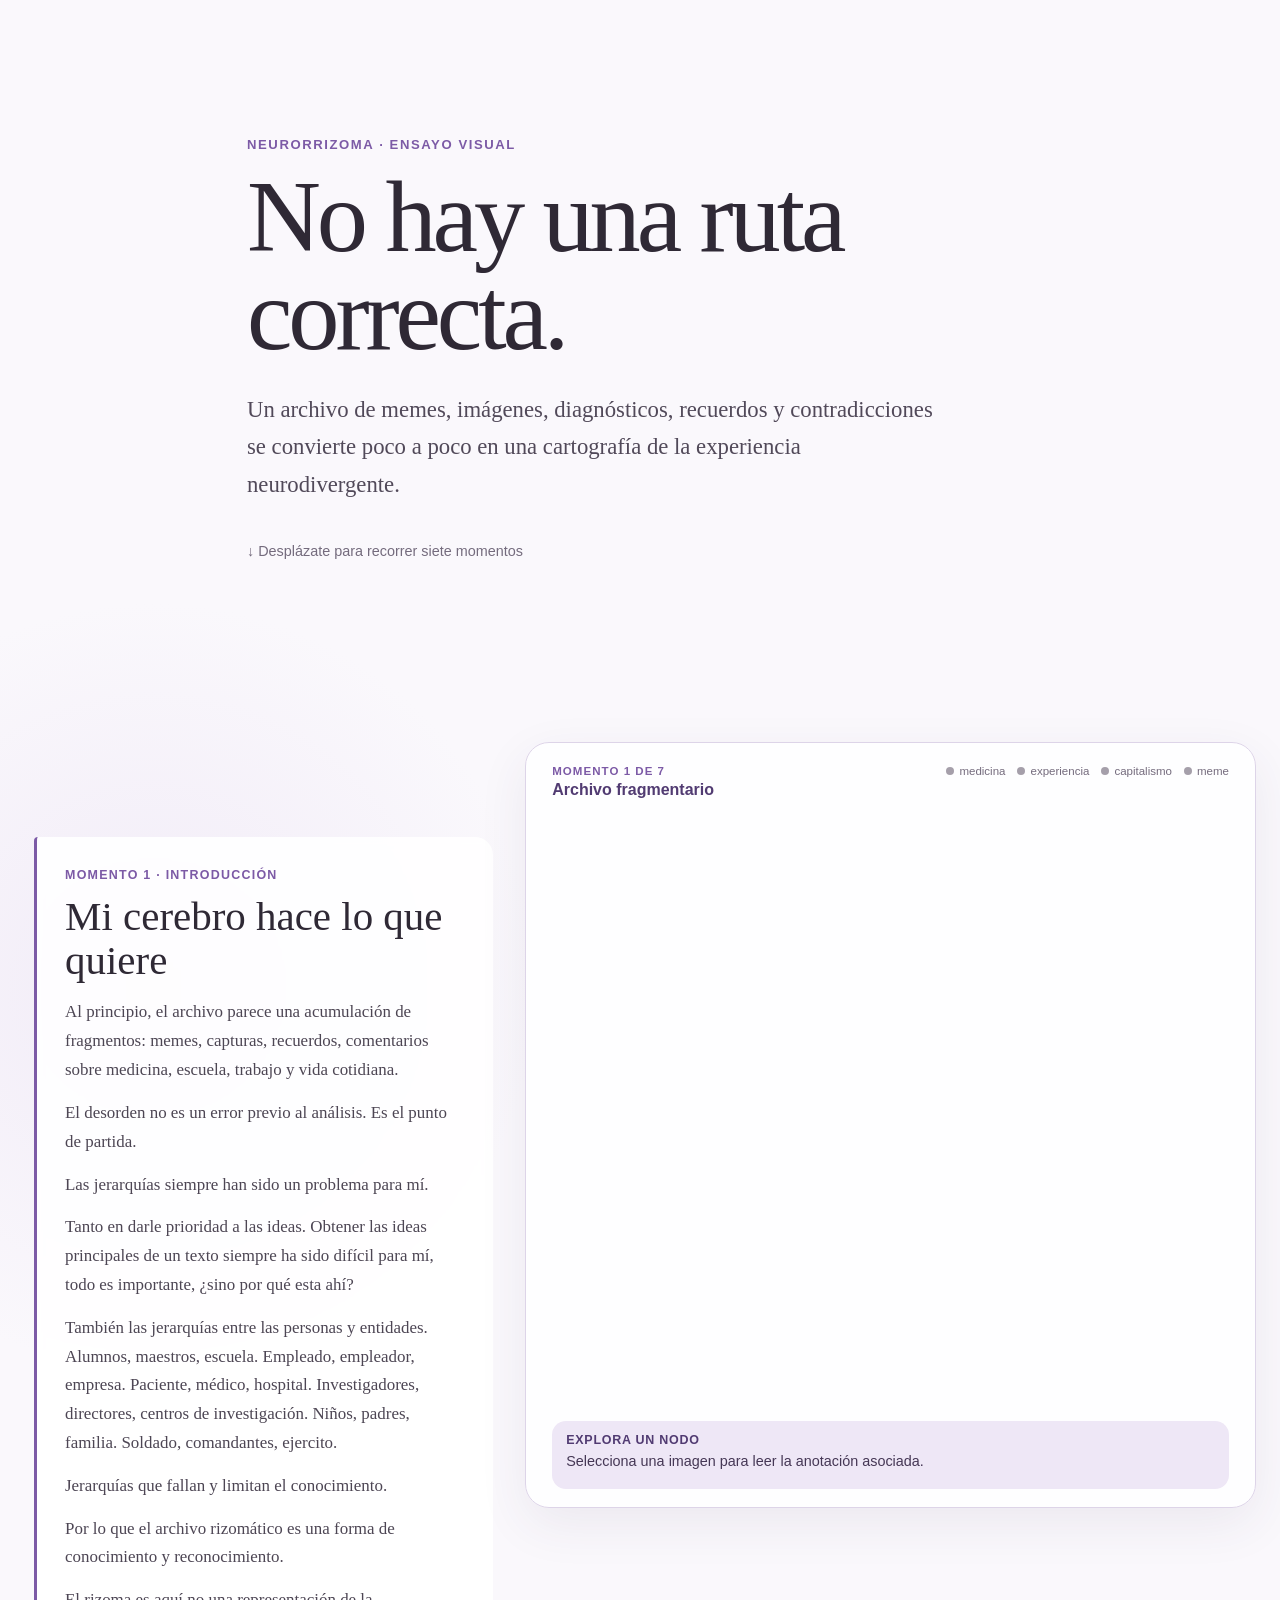
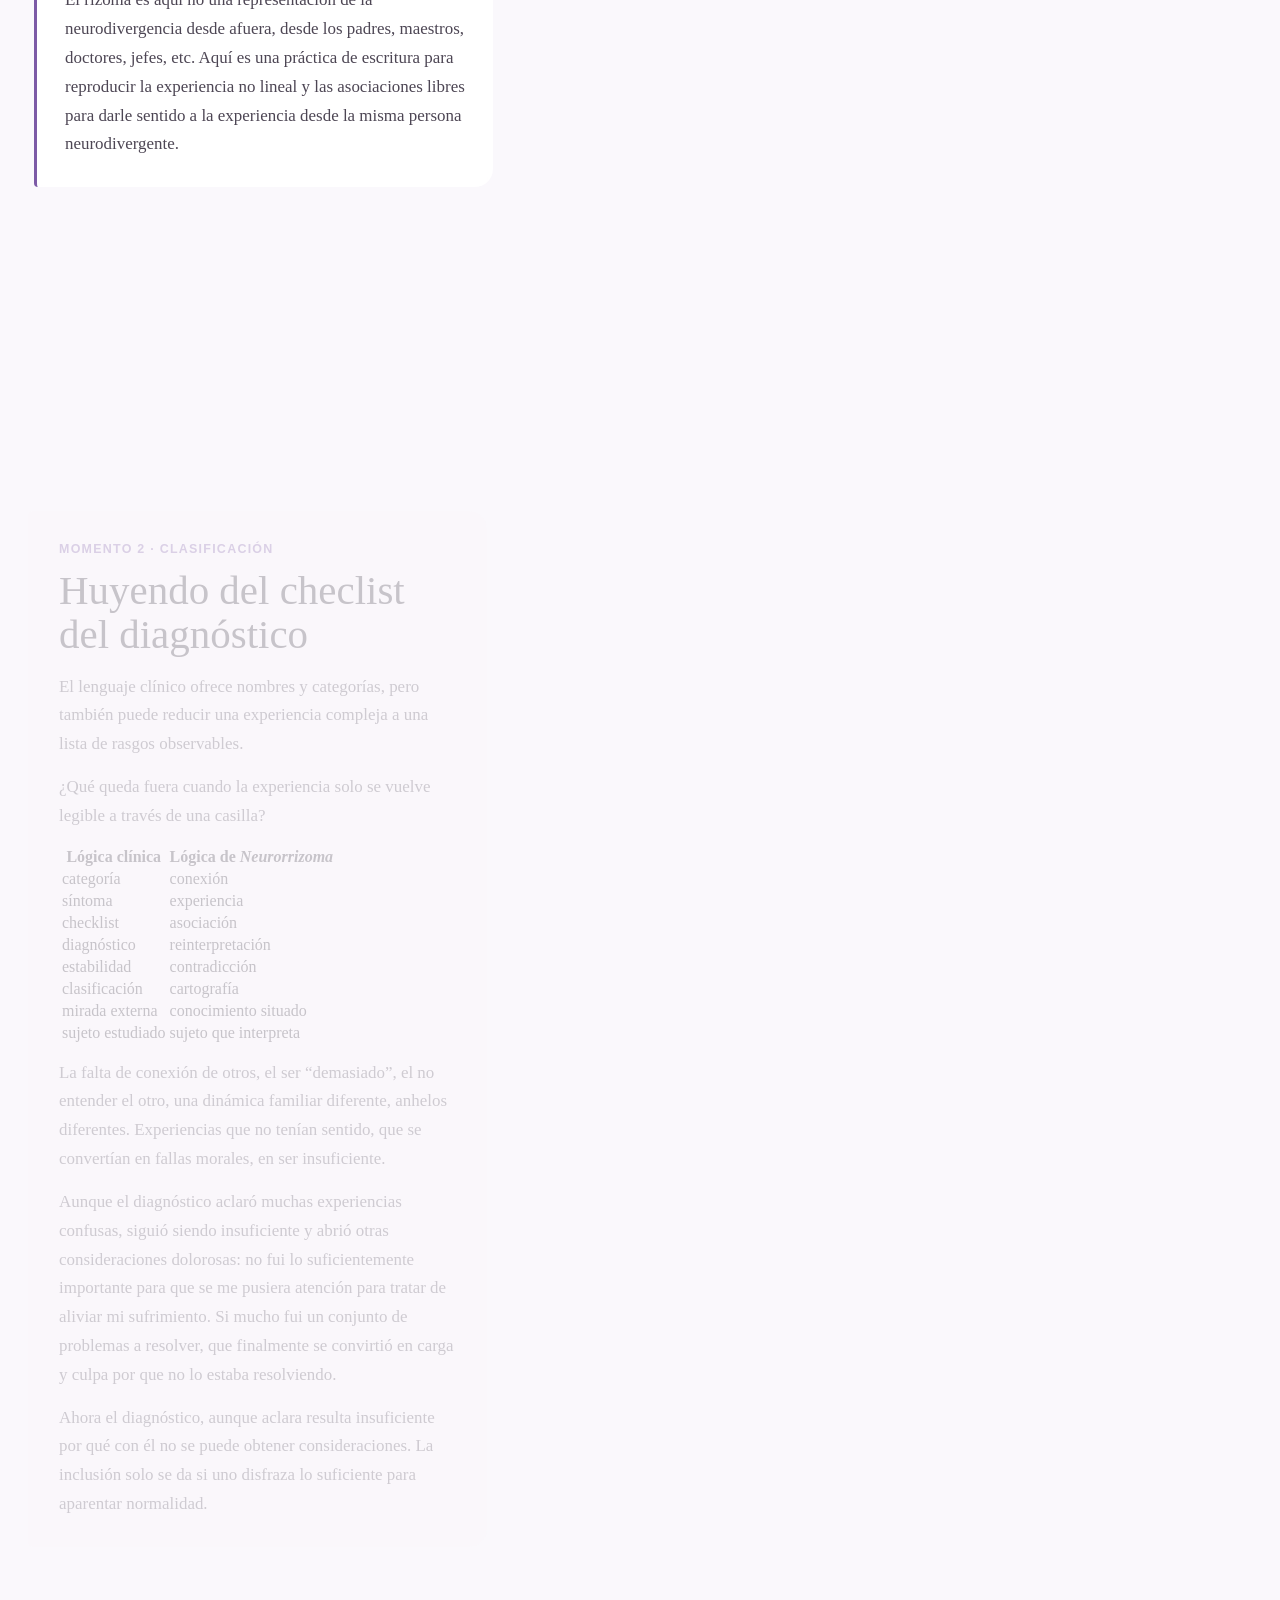
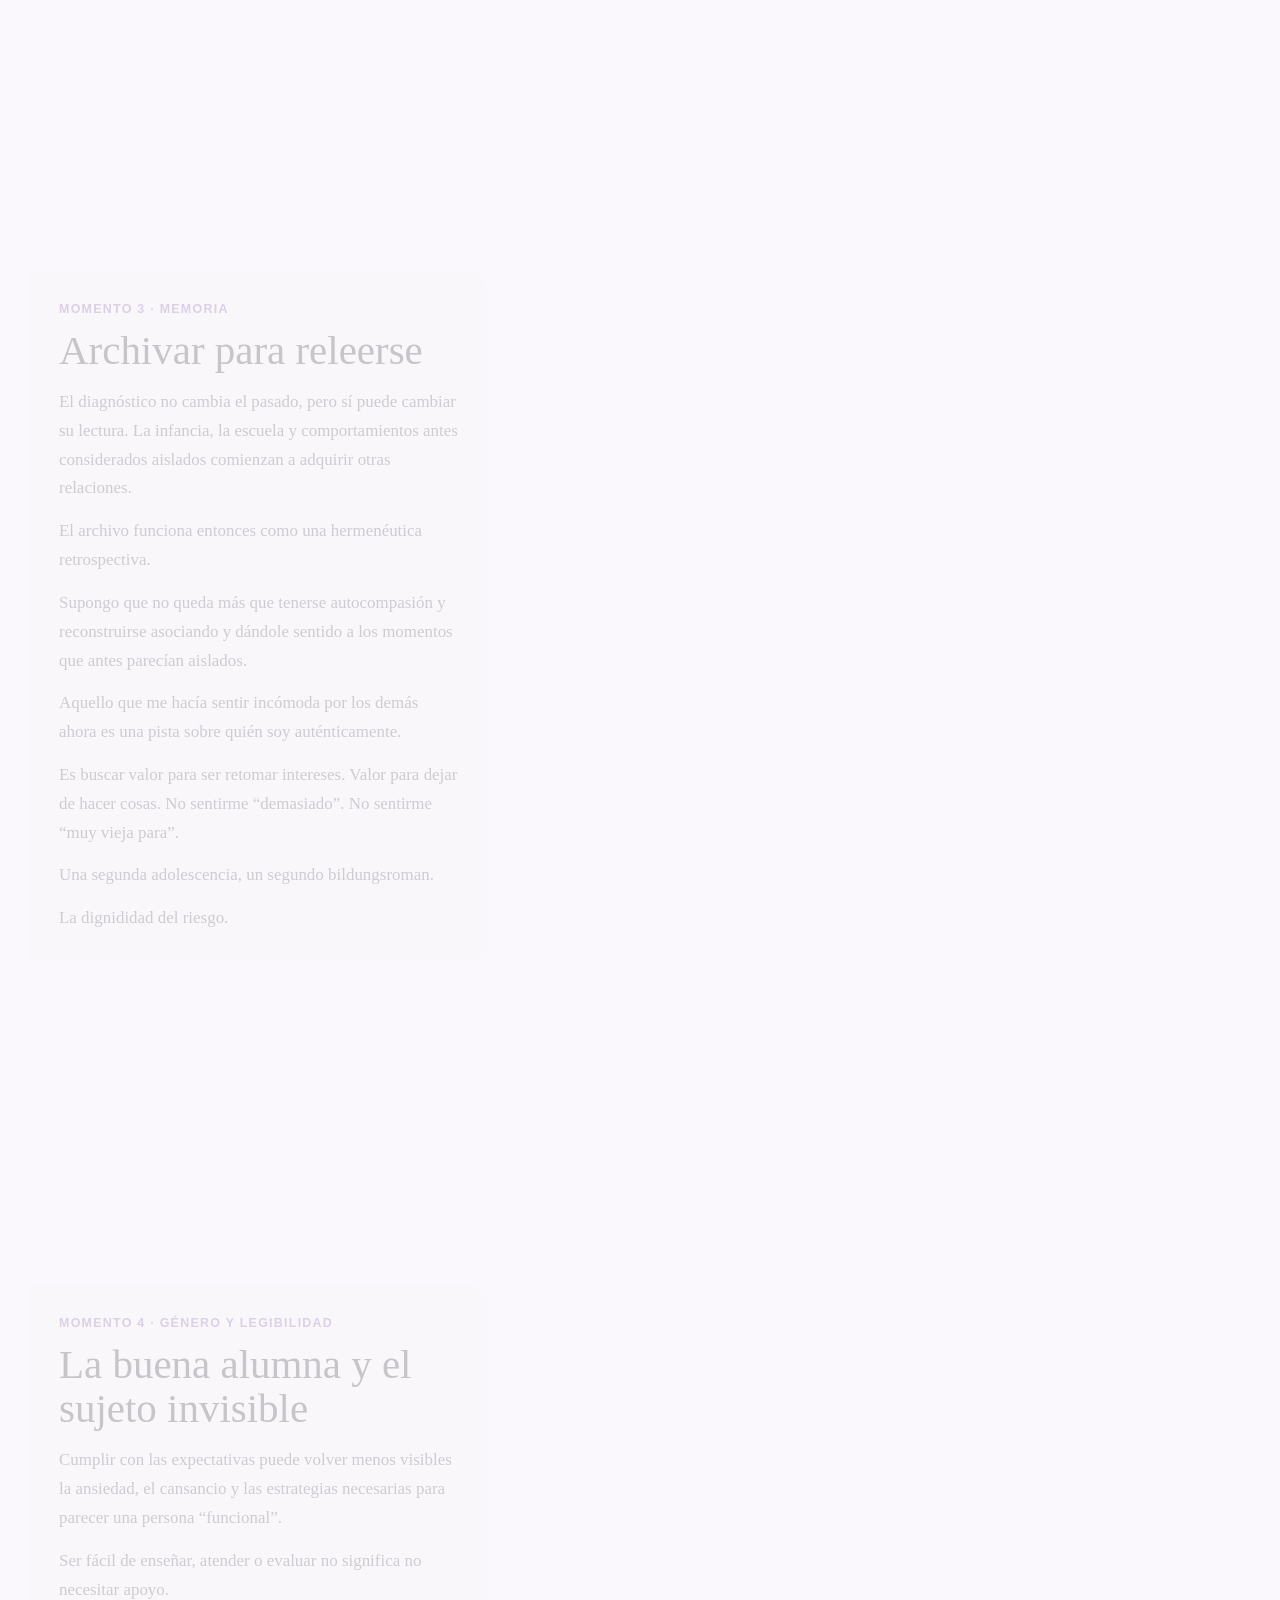
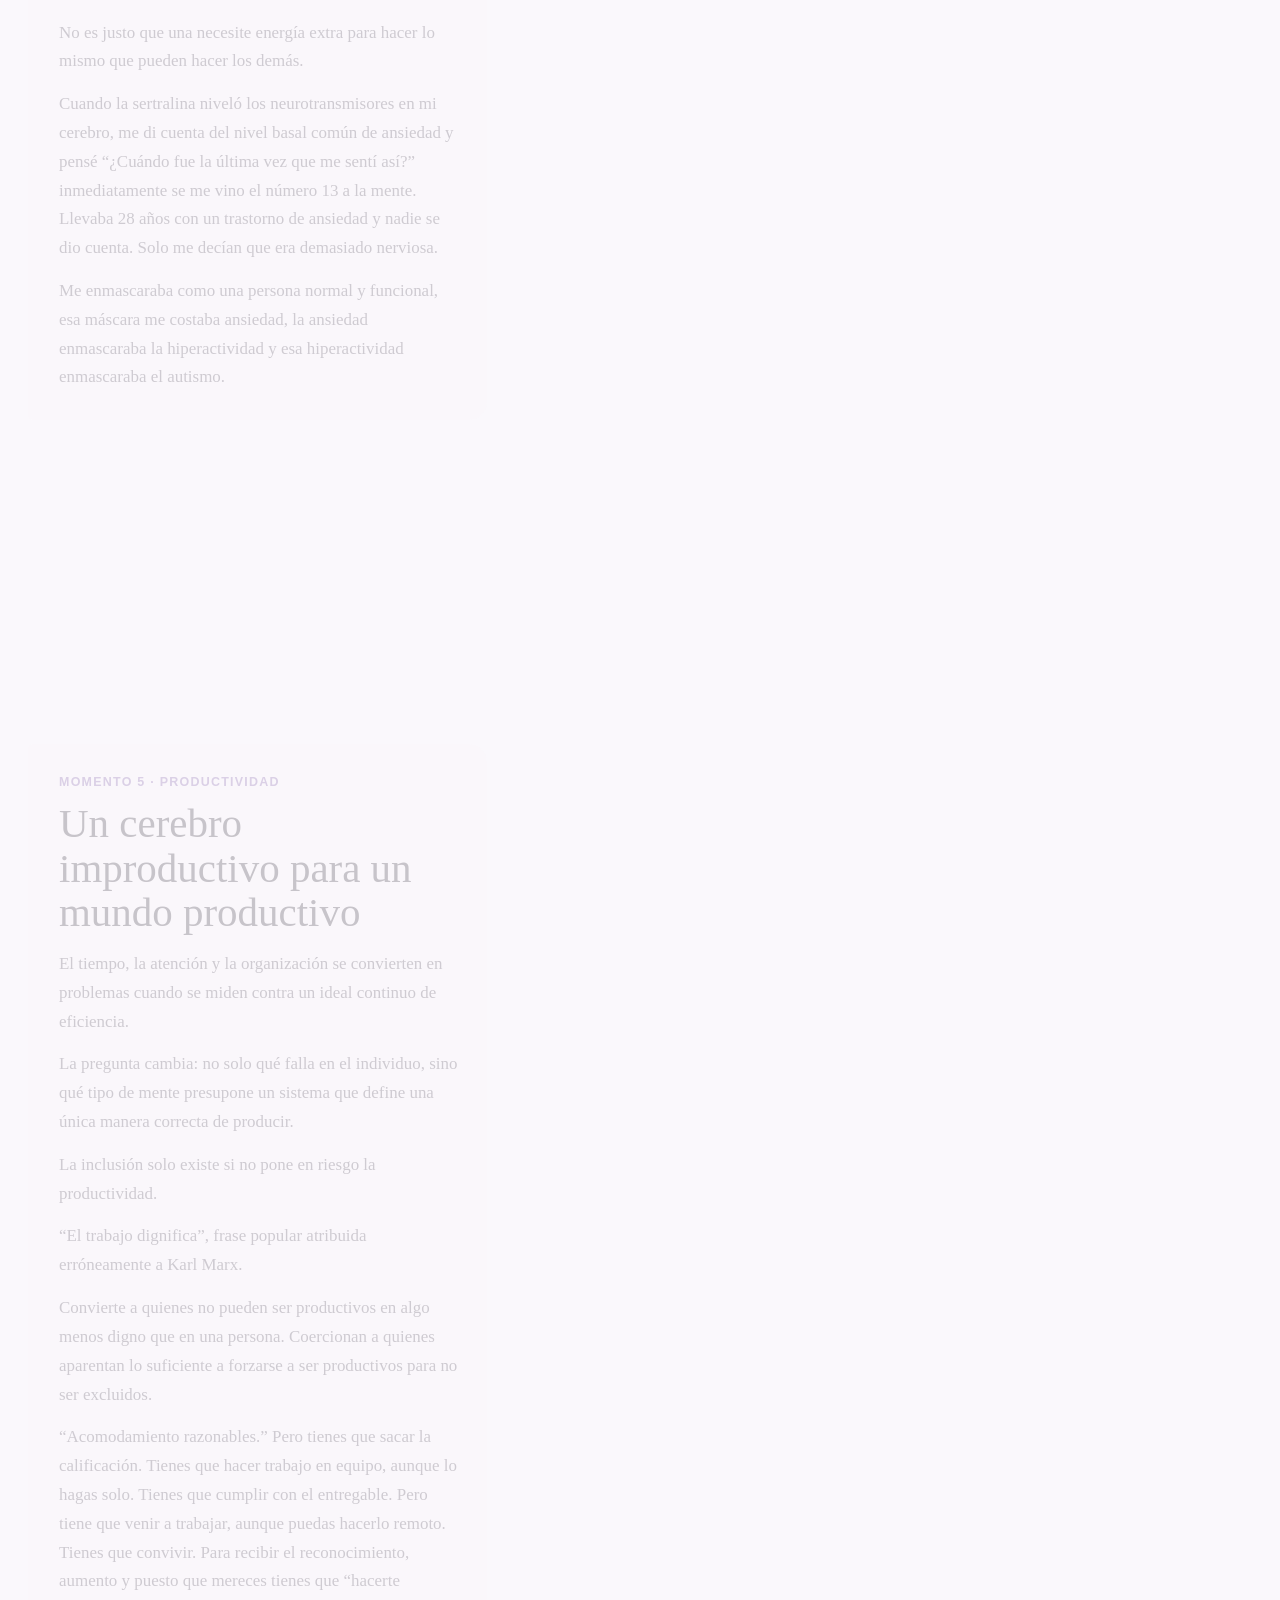
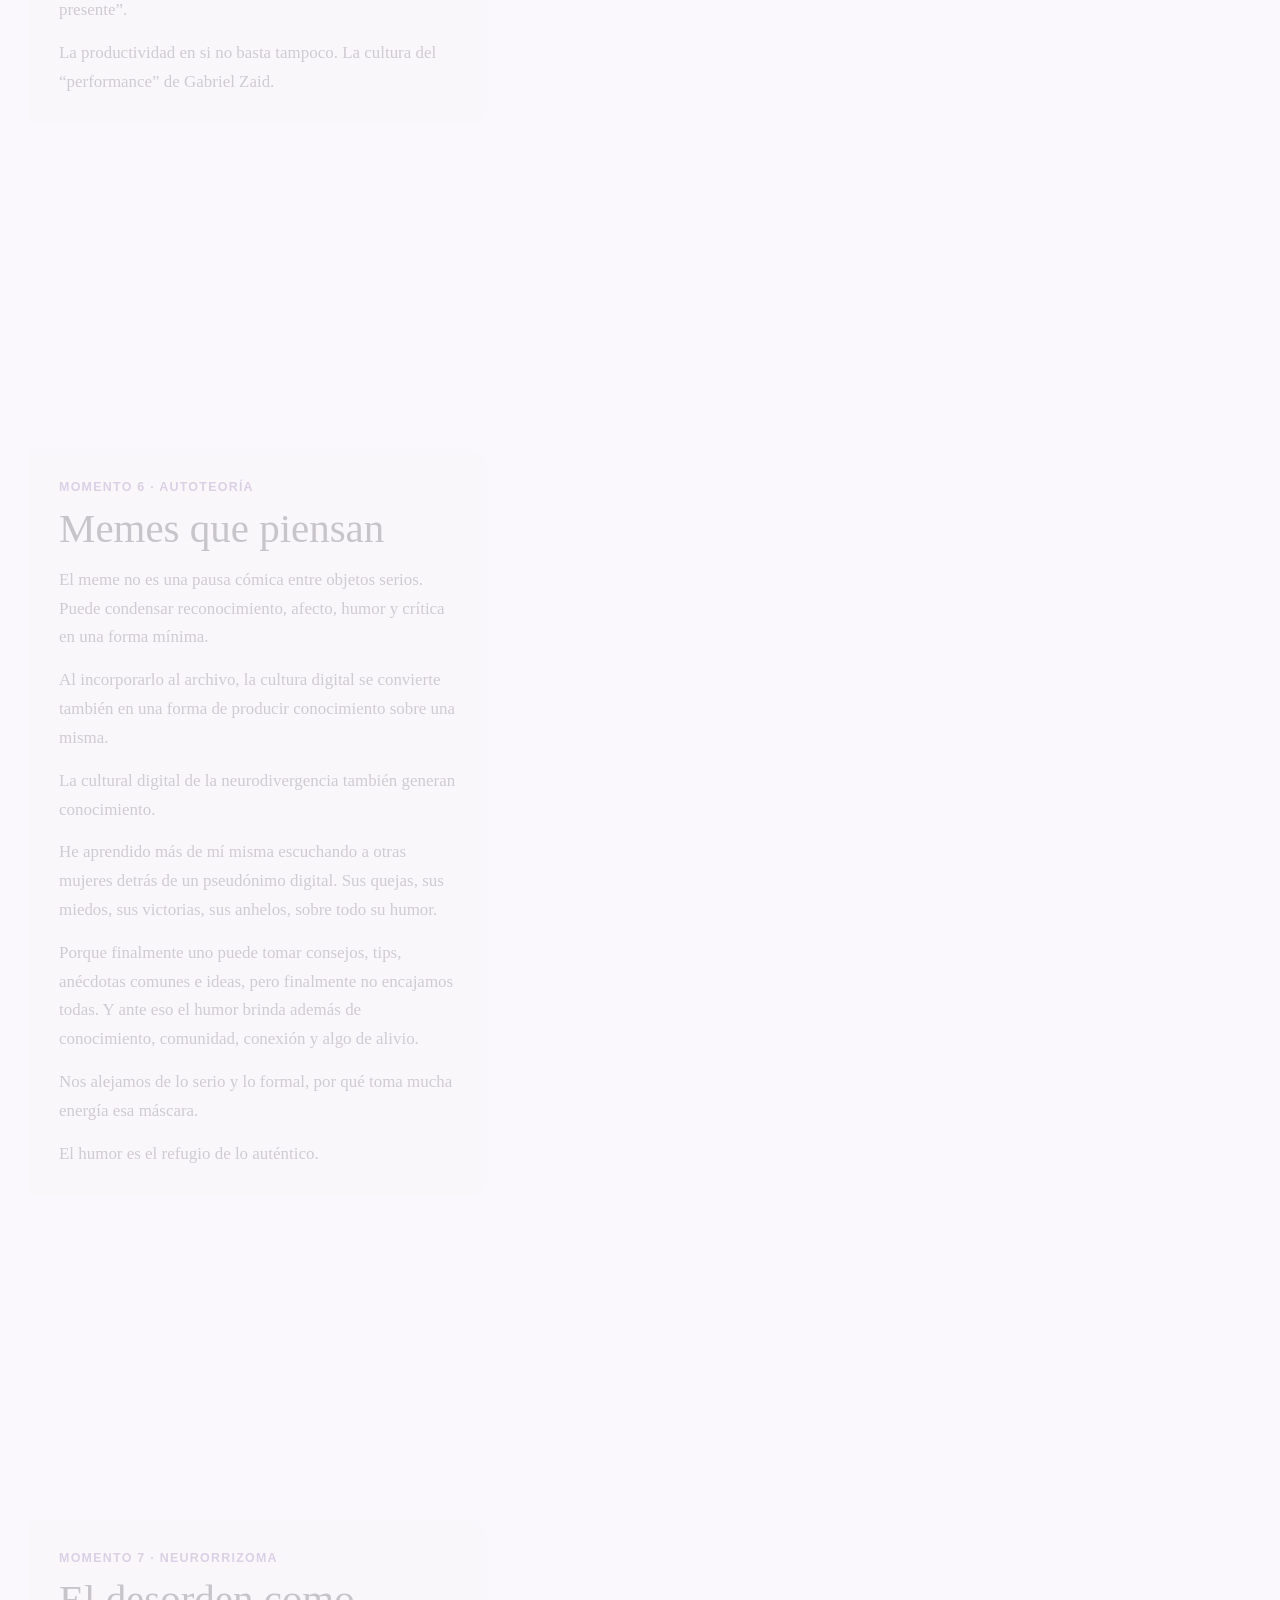
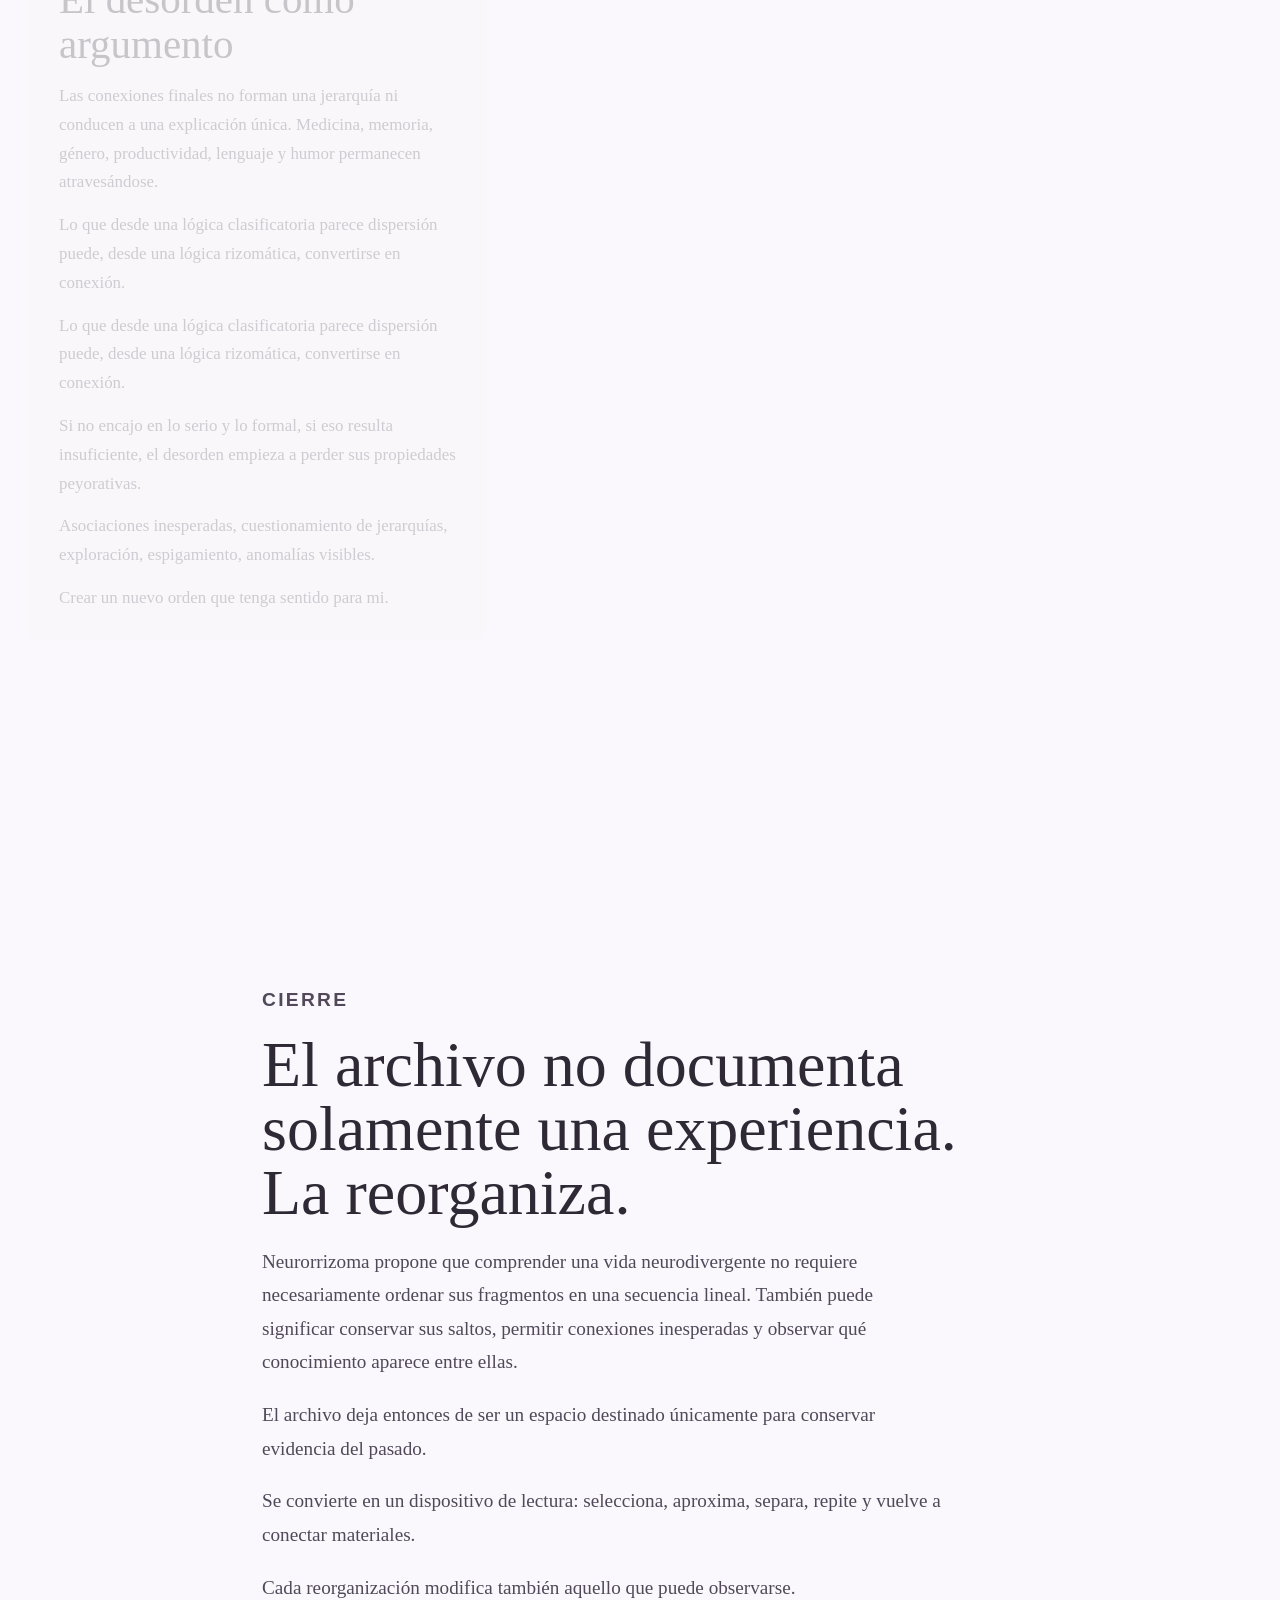
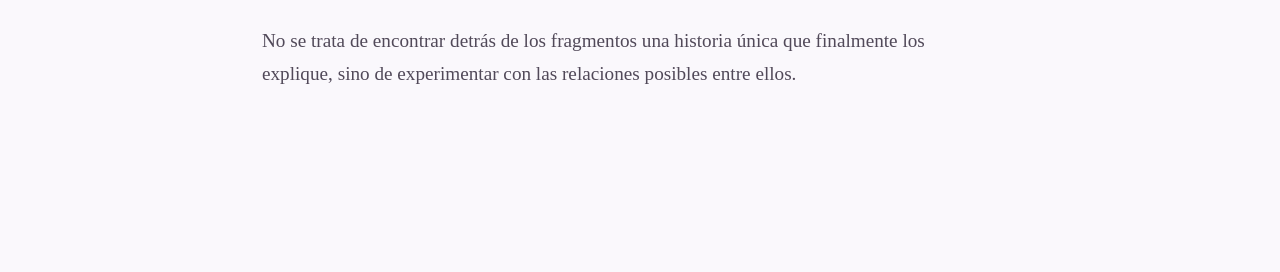
<file: index.html>
<!DOCTYPE html>
<html lang="es">
<head>
  <meta charset="UTF-8">
  <meta name="viewport" content="width=device-width, initial-scale=1.0">

  <title>No hay una ruta correcta | Neurorrizoma</title>

  <style>
    :root {
      --bg: #faf8fc;
      --paper: rgba(255, 255, 255, 0.88);
      --ink: #2f2935;
      --muted: #746b7d;
      --purple: #7c5aa6;
      --purple-dark: #513b72;
      --purple-soft: #eee7f6;
      --line: #a99db7;
      --border: #ddd4e8;
    }

    * {
      box-sizing: border-box;
    }

    html {
      scroll-behavior: smooth;
    }

    body {
      margin: 0;
      font-family: Georgia, "Times New Roman", serif;
      color: var(--ink);
      background:
        radial-gradient(circle at 12% 10%, #f1ebf7 0, transparent 24rem),
        var(--bg);
    }

    header {
      max-width: 850px;
      min-height: 75vh;
      margin: 0 auto;
      padding: 12vh 32px 8vh;
      display: flex;
      flex-direction: column;
      justify-content: center;
    }

    .eyebrow {
      margin: 0 0 16px;
      font-family: Arial, sans-serif;
      font-size: 0.82rem;
      font-weight: 700;
      letter-spacing: 0.12em;
      text-transform: uppercase;
      color: var(--purple);
    }

    h1 {
      max-width: 760px;
      margin: 0;
      font-size: clamp(3rem, 8vw, 6.8rem);
      line-height: 0.95;
      font-weight: 500;
      letter-spacing: -0.04em;
    }

    header .deck {
      max-width: 690px;
      margin: 28px 0 0;
      font-size: clamp(1.15rem, 2vw, 1.42rem);
      line-height: 1.65;
      color: #514959;
    }

    .scroll-cue {
      margin-top: 40px;
      font-family: Arial, sans-serif;
      font-size: 0.9rem;
      color: var(--muted);
    }

    #scrolly {
      width: min(1400px, 100%);
      margin: 0 auto;
      padding: 0 24px 8vh;
      display: grid;
      grid-template-columns: minmax(300px, 0.78fr) minmax(500px, 1.22fr);
      gap: 34px;
      align-items: start;
    }

    .scrolly-text {
      min-width: 0;
    }

    .step {
      min-height: 86vh;
      padding: 18vh 4px;
      display: flex;
      align-items: center;
      opacity: 0.25;
      transition: opacity 320ms ease;
    }

    .step.is-active {
      opacity: 1;
    }

    .step-card {
      width: 100%;
      max-width: 510px;
      padding: 28px;
      border-left: 3px solid transparent;
      border-radius: 4px 18px 18px 4px;
      background: rgba(250, 248, 252, 0.82);
      backdrop-filter: blur(5px);
      transition:
        background 320ms ease,
        border-color 320ms ease,
        transform 320ms ease;
    }

    .step.is-active .step-card {
      background: var(--paper);
      border-left-color: var(--purple);
      transform: translateX(6px);
    }

    .moment {
      display: inline-block;
      margin-bottom: 12px;
      font-family: Arial, sans-serif;
      font-size: 0.78rem;
      font-weight: 700;
      letter-spacing: 0.1em;
      text-transform: uppercase;
      color: var(--purple);
    }

    .step h2 {
      margin: 0 0 16px;
      font-size: clamp(1.8rem, 3.2vw, 2.75rem);
      line-height: 1.08;
      font-weight: 500;
    }

    .step p {
      margin: 0;
      font-size: 1.06rem;
      line-height: 1.7;
      color: #4d4654;
    }

    .step p + p {
      margin-top: 14px;
    }

    .scrolly-graphic {
      position: sticky;
      top: 0;
      min-width: 0;
      min-height: 100vh;
      display: flex;
      align-items: center;
    }

    .graphic-shell {
      width: 100%;
      padding: 18px 18px 12px;
      border: 1px solid var(--border);
      border-radius: 24px;
      background: rgba(255,255,255,0.8);
      box-shadow: 0 16px 50px rgba(69, 46, 89, 0.08);
    }

    .graphic-header {
      display: flex;
      justify-content: space-between;
      gap: 20px;
      align-items: flex-start;
      padding: 4px 8px 10px;
      font-family: Arial, sans-serif;
    }

    #graphic-kicker {
      margin: 0 0 4px;
      font-size: 0.72rem;
      font-weight: 700;
      letter-spacing: 0.09em;
      text-transform: uppercase;
      color: var(--purple);
    }

    #graphic-title {
      margin: 0;
      font-size: 1rem;
      font-weight: 700;
      color: var(--purple-dark);
    }

    .legend {
      display: flex;
      flex-wrap: wrap;
      justify-content: flex-end;
      gap: 6px 12px;
      font-family: Arial, sans-serif;
      font-size: 0.72rem;
      color: var(--muted);
    }

    .legend span::before {
      content: "";
      display: inline-block;
      width: 8px;
      height: 8px;
      margin-right: 5px;
      border-radius: 50%;
      background: currentColor;
      opacity: 0.65;
    }

    #visualization {
      display: block;
      width: 100%;
      height: auto;
      max-height: 74vh;
      overflow: visible;
    }

    .link {
      stroke: var(--line);
      stroke-linecap: round;
      pointer-events: none;
    }

    .node {
      cursor: pointer;
      outline: none;
    }

    .node .halo {
      fill: white;
      stroke: #d4c6e0;
      stroke-width: 2;
    }

    .node.is-selected .halo {
      stroke: var(--purple-dark);
      stroke-width: 4;
    }

    .node image {
      transition: filter 250ms ease;
    }

    .node text {
      font-family: Arial, sans-serif;
      font-size: 10px;
      fill: #504859;
      paint-order: stroke;
      stroke: rgba(250,248,252,.95);
      stroke-width: 3px;
      stroke-linejoin: round;
      pointer-events: none;
    }

    #node-detail {
      min-height: 68px;
      margin: 4px 8px 6px;
      padding: 12px 14px;
      border-radius: 14px;
      background: var(--purple-soft);
      font-family: Arial, sans-serif;
      color: #453755;
    }

    #node-detail strong {
      display: block;
      margin-bottom: 4px;
      font-size: 0.78rem;
      text-transform: uppercase;
      letter-spacing: .06em;
      color: var(--purple-dark);
    }

    #node-detail span {
      font-size: 0.9rem;
      line-height: 1.45;
    }

    .closing {
      max-width: 820px;
      margin: 0 auto;
      padding: 12vh 32px 18vh;
    }

    .closing h2 {
      margin: 0 0 20px;
      font-size: clamp(2.1rem, 5vw, 4.5rem);
      line-height: 1;
      font-weight: 500;
    }

    .closing p {
      max-width: 680px;
      font-size: 1.2rem;
      line-height: 1.75;
      color: #514959;
    }

    @media (hover: hover) and (pointer: fine) {
      .node:hover .halo {
        stroke: var(--purple);
        stroke-width: 4;
      }
    }

    @media (max-width: 900px) {
      #scrolly {
        display: block;
        padding: 0;
      }

      .scrolly-graphic {
        z-index: 1;
        min-height: auto;
        top: 0;
        padding: 10px;
        background: linear-gradient(
          to bottom,
          rgba(250,248,252,.98) 82%,
          rgba(250,248,252,.1)
        );
      }

      .graphic-shell {
        max-width: 760px;
        margin: 0 auto;
        border-radius: 18px;
      }

      #visualization {
        max-height: 54vh;
      }

      .scrolly-text {
        position: relative;
        z-index: 2;
        padding: 0 18px;
      }

      .step {
        min-height: 72vh;
        padding: 30vh 0 10vh;
        align-items: flex-end;
      }

      .step-card {
        max-width: 620px;
        margin: 0 auto;
        box-shadow: 0 8px 28px rgba(69,46,89,.1);
      }

      .legend {
        display: none;
      }
    }

    @media (max-width: 560px) {
      header {
        min-height: 70vh;
        padding-left: 22px;
        padding-right: 22px;
      }

      .graphic-shell {
        padding: 10px 8px 8px;
      }

      .graphic-header {
        padding-left: 8px;
        padding-right: 8px;
      }

      #visualization {
        max-height: 46vh;
      }

      #node-detail {
        min-height: 62px;
        margin-left: 4px;
        margin-right: 4px;
      }

      .step-card {
        padding: 22px;
      }
    }

    @media (prefers-reduced-motion: reduce) {
      html {
        scroll-behavior: auto;
      }

      *, *::before, *::after {
        transition-duration: 0.01ms !important;
        animation-duration: 0.01ms !important;
      }
    }
  </style>
</head>

<body>

  <header>
    <p class="eyebrow">Neurorrizoma · ensayo visual</p>
    <h1>No hay una ruta correcta.</h1>
    <p class="deck">
      Un archivo de memes, imágenes, diagnósticos, recuerdos y contradicciones
      se convierte poco a poco en una cartografía de la experiencia neurodivergente.
    </p>
    <p class="scroll-cue">↓ Desplázate para recorrer siete momentos</p>
  </header>

  <main>
    <section id="scrolly">

      <div class="scrolly-text">

        <article class="step is-active" data-step="0">
          <div class="step-card">
            <span class="moment">Momento 1 · Introducción</span>
            <h2>Mi cerebro hace lo que quiere</h2>
            <p>
              Al principio, el archivo parece una acumulación de fragmentos:
              memes, capturas, recuerdos, comentarios sobre medicina, escuela,
              trabajo y vida cotidiana.
            </p>
            <p>
              El desorden no es un error previo al análisis. Es el punto de partida.
              </p>
            <p>
              Las jerarquías siempre han sido un problema para mí.
              </p>
            <p>
Tanto en darle prioridad a las ideas. Obtener las ideas principales de un texto siempre ha sido difícil para mí, todo es importante, ¿sino por qué esta ahí? 
              </p>
            <p>
También las jerarquías entre las personas y entidades. Alumnos, maestros, escuela. Empleado, empleador, empresa. Paciente, médico, hospital. Investigadores, directores, centros de investigación. Niños, padres, familia. Soldado, comandantes, ejercito.
              </p>
            <p>
Jerarquías que fallan y limitan el conocimiento.
               </p>
            <p>
Por lo que el archivo rizomático es una forma de conocimiento y reconocimiento.
 </p>
            <p>
              El rizoma es aquí no una representación de la neurodivergencia desde afuera, desde los padres, maestros, doctores, jefes, etc. Aquí es una práctica de escritura para reproducir la experiencia no lineal y las asociaciones libres para darle sentido a la experiencia desde la misma persona neurodivergente. 

            </p>
          </div>
        </article>

        <article class="step" data-step="1">
          <div class="step-card">
            <span class="moment">Momento 2 · Clasificación</span>
            <h2>Huyendo del checlist del diagnóstico</h2>
            <p>
              El lenguaje clínico ofrece nombres y categorías, pero también puede
              reducir una experiencia compleja a una lista de rasgos observables.
            </p>
            <p>
              ¿Qué queda fuera cuando la experiencia solo se vuelve legible a través
              de una casilla?
</p>
            <p>
<table class="logic-table">
  <thead>
    <tr>
      <th>Lógica clínica</th>
      <th>Lógica de <em>Neurorrizoma</em></th>
    </tr>
  </thead>

  <tbody>
    <tr>
      <td>categoría</td>
      <td>conexión</td>
    </tr>

    <tr>
      <td>síntoma</td>
      <td>experiencia</td>
    </tr>

    <tr>
      <td>checklist</td>
      <td>asociación</td>
    </tr>

    <tr>
      <td>diagnóstico</td>
      <td>reinterpretación</td>
    </tr>

    <tr>
      <td>estabilidad</td>
      <td>contradicción</td>
    </tr>

    <tr>
      <td>clasificación</td>
      <td>cartografía</td>
    </tr>

    <tr>
      <td>mirada externa</td>
      <td>conocimiento situado</td>
    </tr>

    <tr>
      <td>sujeto estudiado</td>
      <td>sujeto que interpreta</td>
    </tr>
  </tbody>
</table>  
            </p>
            <p>
              La falta de conexión de otros, el ser “demasiado”, el no entender el otro, una dinámica familiar diferente, anhelos diferentes. Experiencias que no tenían sentido, que se convertían en fallas morales, en ser insuficiente.
              </p>
            <p>
Aunque el diagnóstico aclaró muchas experiencias confusas, siguió siendo insuficiente y abrió otras consideraciones dolorosas: no fui lo suficientemente importante para que se me pusiera atención para tratar de aliviar mi sufrimiento. Si mucho fui un conjunto de problemas a resolver, que finalmente se convirtió en carga y culpa por que no lo estaba resolviendo. 
              </p>
            <p>
Ahora el diagnóstico, aunque aclara resulta insuficiente por qué con él no se puede obtener consideraciones. La inclusión solo se da si uno disfraza lo suficiente para aparentar normalidad. 

            </p>
          </div>
        </article>

        <article class="step" data-step="2">
          <div class="step-card">
            <span class="moment">Momento 3 · Memoria</span>
            <h2>Archivar para releerse</h2>
            <p>
              El diagnóstico no cambia el pasado, pero sí puede cambiar su lectura.
              La infancia, la escuela y comportamientos antes considerados aislados
              comienzan a adquirir otras relaciones.
            </p>
            <p>
              El archivo funciona entonces como una hermenéutica retrospectiva.
            </p>
<p>
Supongo que no queda más que tenerse autocompasión y reconstruirse asociando y dándole sentido a los momentos que antes parecían aislados. 
  </p>
            <p>
Aquello que me hacía sentir incómoda por los demás ahora es una pista sobre quién soy auténticamente.
              </p>
            <p>
Es buscar valor para ser retomar intereses. Valor para dejar de hacer cosas. No sentirme “demasiado”. No sentirme “muy vieja para”. 
              </p>
            <p>
              Una segunda adolescencia, un segundo bildungsroman. 
              </p>
            <p>La dignididad del riesgo. 
              </p>
          </div>
        </article>

        <article class="step" data-step="3">
          <div class="step-card">
            <span class="moment">Momento 4 · Género y legibilidad</span>
            <h2>La buena alumna y el sujeto invisible</h2>
            <p>
              Cumplir con las expectativas puede volver menos visibles la ansiedad,
              el cansancio y las estrategias necesarias para parecer una persona
              “funcional”.
            </p>
            <p>
              Ser fácil de enseñar, atender o evaluar no significa no necesitar apoyo.
            </p>
            <p>
              No es justo que una necesite energía extra para hacer lo mismo que pueden hacer los demás. 
              </p>
            <p>
Cuando la sertralina niveló los neurotransmisores en mi cerebro, me di cuenta del nivel basal común de ansiedad y pensé “¿Cuándo fue la última vez que me sentí así?” inmediatamente se me vino el número 13 a la mente. Llevaba 28 años con un trastorno de ansiedad y nadie se dio cuenta. Solo me decían que era demasiado nerviosa.
              </p>
            <p>
Me enmascaraba como una persona normal y funcional, esa máscara me costaba ansiedad, la ansiedad enmascaraba la hiperactividad y esa hiperactividad enmascaraba el autismo. 
</p>
          </div>
        </article>

        <article class="step" data-step="4">
          <div class="step-card">
            <span class="moment">Momento 5 · Productividad</span>
            <h2>Un cerebro improductivo para un mundo productivo</h2>
            <p>
              El tiempo, la atención y la organización se convierten en problemas
              cuando se miden contra un ideal continuo de eficiencia.
            </p>
            <p>
              La pregunta cambia: no solo qué falla en el individuo, sino qué tipo
              de mente presupone un sistema que define una única manera correcta de producir.
            </p>
<p>
            La inclusión solo existe si no pone en riesgo la productividad. 
  </p>
            <p>
“El trabajo dignifica”, frase popular atribuida erróneamente a Karl Marx.
              </p>
            <p>
Convierte a quienes no pueden ser productivos en algo menos digno que en una persona. Coercionan a quienes aparentan lo suficiente a forzarse a ser productivos para no ser excluidos.
              </p>
            <p>
“Acomodamiento razonables.” Pero tienes que sacar la calificación. Tienes que hacer trabajo en equipo, aunque lo hagas solo. Tienes que cumplir con el entregable. Pero tiene que venir a trabajar, aunque puedas hacerlo remoto. Tienes que convivir. Para recibir el reconocimiento, aumento y puesto que mereces tienes que “hacerte presente”. 
              </p>
            <p>
              La productividad en si no basta tampoco. La cultura del “performance” de Gabriel Zaid. 
</p>
            
          </div>
        </article>

        <article class="step" data-step="5">
          <div class="step-card">
            <span class="moment">Momento 6 · Autoteoría</span>
            <h2>Memes que piensan</h2>
            <p>
              El meme no es una pausa cómica entre objetos serios. Puede condensar
              reconocimiento, afecto, humor y crítica en una forma mínima.
            </p>
            <p>
              Al incorporarlo al archivo, la cultura digital se convierte también
              en una forma de producir conocimiento sobre una misma.
            </p>
            <p>
            La cultural digital de la neurodivergencia también generan conocimiento. 
              </p>
            <p>
He aprendido más de mí misma escuchando a otras mujeres detrás de un pseudónimo digital. Sus quejas, sus miedos, sus victorias, sus anhelos, sobre todo su humor.
              </p>
            <p>
Porque finalmente uno puede tomar consejos, tips, anécdotas comunes e ideas, pero finalmente no encajamos todas. Y ante eso el humor brinda además de conocimiento, comunidad, conexión y algo de alivio. 
              </p>
            <p>
Nos alejamos de lo serio y lo formal, por qué toma mucha energía esa máscara.
               </p>
            <p>
El humor es el refugio de lo auténtico. 

            </p>
          </div>
        </article>

        <article class="step" data-step="6">
          <div class="step-card">
            <span class="moment">Momento 7 · Neurorrizoma</span>
            <h2>El desorden como argumento</h2>
            <p>
              Las conexiones finales no forman una jerarquía ni conducen a una
              explicación única. Medicina, memoria, género, productividad, lenguaje
              y humor permanecen atravesándose.
            </p>
            <p>
              Lo que desde una lógica clasificatoria parece dispersión puede,
              desde una lógica rizomática, convertirse en conexión.
            </p>
<p>
            Lo que desde una lógica clasificatoria parece dispersión puede, desde una lógica rizomática, convertirse en conexión.
  </p>
            <p>
Si no encajo en lo serio y lo formal, si eso resulta insuficiente, el desorden empieza a perder sus propiedades peyorativas. 
              </p>
            <p>
Asociaciones inesperadas, cuestionamiento de jerarquías, exploración, espigamiento, anomalías visibles.
              </p>
            <p>
Crear un nuevo orden que tenga sentido para mi. 

</p>
    
            
          </div>
        </article>

      </div>

      <div class="scrolly-graphic">
        <div class="graphic-shell">
          <div class="graphic-header">
            <div>
              <p id="graphic-kicker">Momento 1 de 7</p>
              <p id="graphic-title">Archivo fragmentario</p>
            </div>

            <div class="legend" aria-label="Grupos del archivo">
              <span>medicina</span>
              <span>experiencia</span>
              <span>capitalismo</span>
              <span>meme</span>
            </div>
          </div>

          <svg
            id="visualization"
            viewBox="0 0 820 720"
            role="img"
            aria-label="Grafo interactivo del archivo Neurorrizoma">
          </svg>

          <div id="node-detail" aria-live="polite">
            <strong>Explora un nodo</strong>
            <span>Selecciona una imagen para leer la anotación asociada.</span>
          </div>
        </div>
      </div>

    </section>

    <section class="closing">
      <p class="eyebrow">Cierre</p>
      <h2>El archivo no documenta solamente una experiencia. La reorganiza.</h2>
      <p>
        Neurorrizoma propone que comprender una vida neurodivergente no requiere
        necesariamente ordenar sus fragmentos en una secuencia lineal. También
        puede significar conservar sus saltos, permitir conexiones inesperadas
        y observar qué conocimiento aparece entre ellas.
      </p>
<p>
      
El archivo deja entonces de ser un espacio destinado únicamente para conservar evidencia del pasado. 
  </p>
            <p>
Se convierte en un dispositivo de lectura: selecciona, aproxima, separa, repite y vuelve a conectar materiales. 
              </p>
            <p>
Cada reorganización modifica también aquello que puede observarse. 
              </p>
            <p>
No se trata de encontrar detrás de los fragmentos una historia única que finalmente los explique, sino de experimentar con las relaciones posibles entre ellos.

</p>
            
      
    </section>
  </main>

  <script src="https://d3js.org/d3.v7.min.js"></script>

  <script>
    const svg = d3.select("#visualization");
    const width = 820;
    const height = 720;

    const graphicKicker = document.getElementById("graphic-kicker");
    const graphicTitle = document.getElementById("graphic-title");
    const detail = document.getElementById("node-detail");

    const momentTitles = [
      "Archivo fragmentario",
      "Diagnóstico y clasificación",
      "Relectura del pasado",
      "Género, escuela y legibilidad",
      "Productividad y tiempo",
      "El meme como conocimiento",
      "Neurorrizoma"
    ];

    /*
      Los conjuntos se basan en los IDs que ya existen en nodes.csv.
      Puedes cambiarlos después sin modificar el CSV.
    */
    const momentNodes = [
      null,
      new Set(["n1","n6","n7","n9","n10","n11","n12","n13","n14","n15","n19","n21","n32"]),
      new Set(["n8","n10","n27","n29","n32","n36","n37","n44"]),
      new Set(["n7","n8","n9","n10","n34","n36","n37"]),
      new Set(["n2","n3","n4","n20","n24","n26","n28","n35"]),
      new Set(["n19","n20","n26","n27","n31","n32","n33","n39","n44"]),
      null
    ];

    const extraLinks = [
      ["n21","n6"], ["n21","n7"], ["n21","n9"],
      ["n27","n10"], ["n27","n36"], ["n27","n37"], ["n32","n27"],
      ["n36","n9"], ["n36","n34"], ["n37","n10"],
      ["n2","n3"], ["n2","n28"], ["n3","n20"], ["n3","n35"], ["n4","n35"],
      ["n20","n39"], ["n27","n44"], ["n32","n44"], ["n39","n22"],
      ["n8","n32"], ["n34","n38"], ["n22","n39"], ["n24","n28"],
      ["n7","n34"], ["n20","n35"], ["n9","n36"]
    ];

    let nodes = [];
    let links = [];
    let nodeSelection;
    let linkSelection;
    let simulation;
    let currentStep = 0;
    let selectedNode = null;

    function imageRadius(d) {
      const activeSet = momentNodes[currentStep];
      const isActive = !activeSet || activeSet.has(d.id);
      return isActive ? 31 : 25;
    }

    function nodeOpacity(d) {
      if (currentStep === 0 || currentStep === 6) return 0.96;
      return momentNodes[currentStep].has(d.id) ? 1 : 0.09;
    }

    function linkOpacity(d) {
      if (currentStep === 0) return 0;

      const sourceId = typeof d.source === "object" ? d.source.id : d.source;
      const targetId = typeof d.target === "object" ? d.target.id : d.target;

      if (currentStep === 6) return 0.38;

      const activeSet = momentNodes[currentStep];
      return activeSet.has(sourceId) && activeSet.has(targetId) ? 0.58 : 0.015;
    }

    function linkWidth(d) {
      return currentStep === 6 ? 1.6 : 2.2;
    }

    function updateMoment(step) {
      currentStep = step;

      graphicKicker.textContent = `Momento ${step + 1} de 7`;
      graphicTitle.textContent = momentTitles[step];

      document.querySelectorAll(".step").forEach(el => {
        el.classList.toggle(
          "is-active",
          Number(el.dataset.step) === step
        );
      });

      if (!nodeSelection || !linkSelection) return;

      nodeSelection
        .transition()
        .duration(650)
        .style("opacity", d => nodeOpacity(d));

      nodeSelection
        .select(".halo")
        .transition()
        .duration(650)
        .attr("r", d => imageRadius(d) + 4);

      nodeSelection
        .select("image")
        .transition()
        .duration(650)
        .attr("x", d => -imageRadius(d))
        .attr("y", d => -imageRadius(d))
        .attr("width", d => imageRadius(d) * 2)
        .attr("height", d => imageRadius(d) * 2);

      linkSelection
        .transition()
        .duration(650)
        .style("opacity", d => linkOpacity(d))
        .attr("stroke-width", d => linkWidth(d));

      if (selectedNode && currentStep > 0 && currentStep < 6) {
        const activeSet = momentNodes[currentStep];
        if (!activeSet.has(selectedNode.id)) {
          selectedNode = null;
          nodeSelection.classed("is-selected", false);
          detail.innerHTML =
            "<strong>Explora un nodo</strong>" +
            "<span>Selecciona una imagen para leer la anotación asociada.</span>";
        }
      }
    }

    function selectNode(event, d) {
      selectedNode = d;

      nodeSelection.classed(
        "is-selected",
        node => node.id === d.id
      );

      const group = d.group ? d.group : "archivo";
      const description = d.description || "Sin descripción.";

      detail.innerHTML = "";

      const strong = document.createElement("strong");
      strong.textContent = group;

      const span = document.createElement("span");
      span.textContent = description;

      detail.append(strong, span);
    }

    d3.csv("nodes.csv")
      .then(data => {
        nodes = data;

        /*
          1. Se crean algunos enlaces suaves dentro de cada grupo.
          2. Se agregan conexiones temáticas específicas para los siete momentos.
        */
        const grouped = d3.group(nodes, d => d.group);

        grouped.forEach(groupNodes => {
          for (let i = 0; i < groupNodes.length - 1; i++) {
            links.push({
              source: groupNodes[i].id,
              target: groupNodes[i + 1].id,
              kind: "group"
            });
          }
        });

        extraLinks.forEach(([source, target]) => {
          const sourceExists = nodes.some(d => d.id === source);
          const targetExists = nodes.some(d => d.id === target);

          if (sourceExists && targetExists) {
            links.push({
              source,
              target,
              kind: "thematic"
            });
          }
        });

        const defs = svg.append("defs");

        nodes.forEach(d => {
          defs
            .append("clipPath")
            .attr("id", `clip-${d.id}`)
            .append("circle")
            .attr("r", 31);
        });

        linkSelection = svg
          .append("g")
          .attr("aria-hidden", "true")
          .selectAll("line")
          .data(links)
          .join("line")
          .attr("class", "link")
          .attr("stroke-dasharray", d => d.kind === "thematic" ? null : "2 5")
          .style("opacity", 0);

        nodeSelection = svg
          .append("g")
          .selectAll("g.node")
          .data(nodes)
          .join("g")
          .attr("class", "node")
          .attr("tabindex", 0)
          .attr("role", "button")
          .attr("aria-label", d =>
            `${d.group || "archivo"}: ${d.description || d.id}`
          )
          .on("click", selectNode)
          .on("keydown", (event, d) => {
            if (event.key === "Enter" || event.key === " ") {
              event.preventDefault();
              selectNode(event, d);
            }
          });

        nodeSelection
          .append("circle")
          .attr("class", "halo")
          .attr("r", 35);

        nodeSelection
          .append("image")
          .attr("href", d => d.images)
          .attr("x", -31)
          .attr("y", -31)
          .attr("width", 62)
          .attr("height", 62)
          .attr("preserveAspectRatio", "xMidYMid slice")
          .attr("clip-path", d => `url(#clip-${d.id})`);

        nodeSelection
          .append("text")
          .attr("text-anchor", "middle")
          .attr("y", 46)
          .text(d => d.id);

        simulation = d3
          .forceSimulation(nodes)
          .force(
            "link",
            d3.forceLink(links)
              .id(d => d.id)
              .distance(d => d.kind === "thematic" ? 115 : 145)
              .strength(d => d.kind === "thematic" ? 0.16 : 0.06)
          )
          .force(
            "charge",
            d3.forceManyBody().strength(-145)
          )
          .force(
            "center",
            d3.forceCenter(width / 2, height / 2)
          )
          .force(
            "x",
            d3.forceX(width / 2).strength(0.025)
          )
          .force(
            "y",
            d3.forceY(height / 2).strength(0.025)
          )
          .force(
            "collision",
            d3.forceCollide(43)
          );

        simulation.on("tick", () => {
          nodeSelection.each(d => {
            d.x = Math.max(42, Math.min(width - 42, d.x));
            d.y = Math.max(42, Math.min(height - 42, d.y));
          });

          linkSelection
            .attr("x1", d => d.source.x)
            .attr("y1", d => d.source.y)
            .attr("x2", d => d.target.x)
            .attr("y2", d => d.target.y);

          nodeSelection.attr(
            "transform",
            d => `translate(${d.x},${d.y})`
          );
        });

        updateMoment(0);
      })
      .catch(error => {
        console.error("No se pudo cargar nodes.csv:", error);

        detail.innerHTML =
          "<strong>Error</strong>" +
          "<span>No se pudo cargar nodes.csv. Verifica que index.html y nodes.csv estén en la misma carpeta.</span>";
      });

    /*
      Scrollytelling sin dependencia adicional:
      IntersectionObserver detecta qué momento atraviesa el centro de la pantalla.
    */
    const steps = Array.from(document.querySelectorAll(".step"));

    const observer = new IntersectionObserver(
      entries => {
        const visible = entries
          .filter(entry => entry.isIntersecting)
          .sort((a, b) => b.intersectionRatio - a.intersectionRatio);

        if (!visible.length) return;

        const step = Number(visible[0].target.dataset.step);

        if (step !== currentStep) {
          updateMoment(step);
        }
      },
      {
        root: null,
        rootMargin: "-35% 0px -35% 0px",
        threshold: [0, 0.1, 0.25, 0.5, 0.75, 1]
      }
    );

    steps.forEach(step => observer.observe(step));

    window.addEventListener("resize", () => {
      if (simulation) {
        simulation.alpha(0.12).restart();
      }
    });
  </script>

</body>
</html>
</file>
